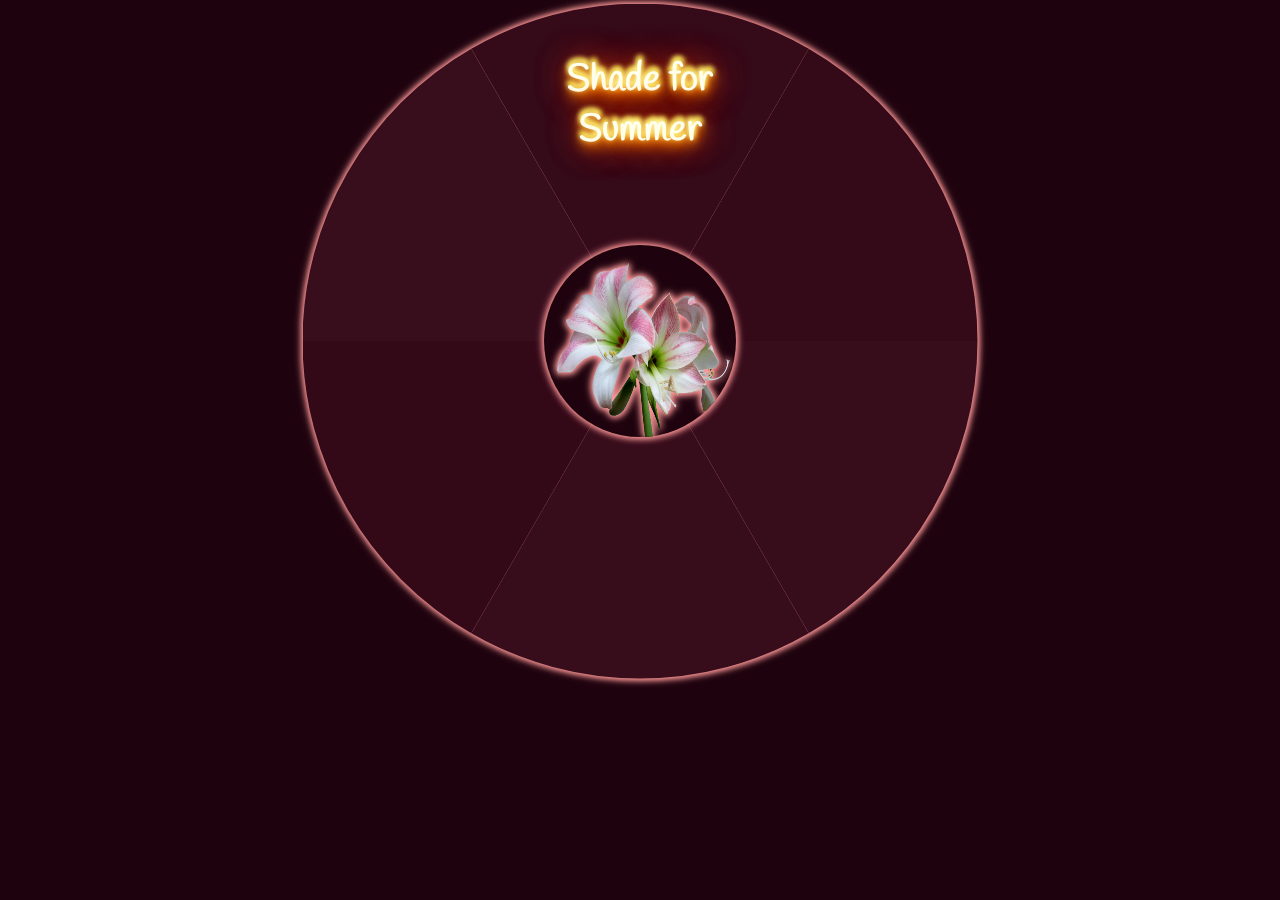
<file: index.html>
<!DOCTYPE html>
<html style="overflow:hidden;">
	<head>
		<meta charset="UTF-8">
		<title>Amaryllis</title>
		<link rel="icon" type="image/x-icon" href="icon.png">
		<link rel="stylesheet" type="text/css" href="./shade-for-summer/styles.css"/>
		
		<!-- For hover event -->
		<script src="https://ajax.googleapis.com/ajax/libs/jquery/3.5.1/jquery.min.js"></script>
		
		<style>
		.amaryllis-image {
			pointer-events: none;
			width: 15%; aspect-ratio: 1; /* Size */
			border-radius: 50%; /* Circle */
			background-color: inherit;
			overflow: hidden;
		}
		
		.center {
			position: absolute;
			inset: 0 0;
			margin: auto;
		}
		
		.circle {
			border-radius: 50%;
		}
		
		.outline {
			filter: drop-shadow(1px 1px 3px #f99) 
						  drop-shadow(-1px -1px 3px #f99);
		}
		
		.segment {
			width: var(--circle-size); height: var(--circle-size); /* Actual size of svg */
			text-align: center;
			scale: 100%; transition: scale 0.1s;
			
			display: flex;
			justify-content: center;
			align-items: center;
		}
		.segment[onclick] {
			cursor: pointer;
		}
		.segment[onclick]:hover {
			scale: 110%; transition: scale 0.2s;
		}
		
		.segment > * {
			position: relative;
			max-width: 178px;
			max-height: 118px;
		}
		</style>
	</head>
	
	<body class="outline" style="background: #1e030e;">
		<div class="segment center" onclick="location.href='./shade-for-summer/index.html';">
			<h1 class="font-effect-warm-glow">Shade for Summer</h1>
		</div>
		<div class="segment center">
			<h1></h1>
		</div>
		<div class="segment center">
			<h1></h1>
		</div>
		<div class="segment center">
			<h1></h1>
		</div>
		<div class="segment center">
			<h1></h1>
		</div>
		<div class="segment center">
			<h1></h1>
		</div>
		<div class="amaryllis-image center outline" style="display:flex; justify-content:center; align-items:center;">
			<span style="color: #eee; opacity:0; transition:opacity 0.3s; position:absolute; text-align:center; max-width:85%; max-height:85%;"></span>
			<img class="outline" style="width:100%; height:100%; transition:opacity 0.3s;" src="amaryllis.png" alt="Amaryllis, CC0 by Karen Arnold">
		</div>
		
		<!-- Masks for circle segments -->
		<svg>
			<defs></defs>
		</svg>
		<script>
			const descriptions = ["A shader coding game about painting photos sent by a friend on a trip. WIP  :)"]
			const diameter = window.screen.height * 0.75;
			document.querySelector("body").style.setProperty("--circle-size", `${diameter}px`);
			
			const svg = document.querySelector("svg");
			svg.setAttributeNS(null, "width", diameter);
			svg.setAttributeNS(null, "height", diameter);
			
			const segmentElements = document.querySelectorAll(".segment");
			const centerImage = document.querySelector(".amaryllis-image>img");
			const centerText = document.querySelector(".amaryllis-image>span");
			for (let i = 0; i < segmentElements.length; i++) {
				const segmentElement = segmentElements[i];
				if (!segmentElement.hasAttribute("onclick")) continue;
				// Add hover behaviour
				$(segmentElement).hover(() => {centerImage.style.opacity = 0; centerText.style.opacity = 1; centerText.innerText = descriptions[i];}, () => {centerImage.style.opacity = 1; centerText.style.opacity = 0;});
			}
			
			const createPath = function() {
				const path = document.createElementNS("http://www.w3.org/2000/svg", "path");
				path.setAttributeNS(null, "fill", "#fff");
				path.setAttributeNS(null, "stroke", "#000");
				path.setAttributeNS(null, "stroke-width", 2);
				return path;
			}
			
			const pathSegment = function(path, center, radius, angle, deltaAngle) {
				const corner1 = {x: center.x + radius * Math.cos(angle - deltaAngle/2), y: center.y + radius * Math.sin(angle - deltaAngle/2)};
				const corner2 = {x: center.x + radius * Math.cos(angle + deltaAngle/2), y: center.y + radius * Math.sin(angle + deltaAngle/2)};
				path.setAttributeNS(null, "d", `M${center.x},${center.y} L${corner1.x},${corner1.y} A${center.x},${center.y} 0,0,1 ${corner2.x},${corner2.y} z`);
			}
			
			const radius = diameter / 2;
			const deltaAngle = Math.PI * 2 / segmentElements.length;
			for (let i = 0; i < segmentElements.length; i++) {
				const angle = i * deltaAngle - Math.PI / 2;
				
				const clipPath = document.createElementNS("http://www.w3.org/2000/svg", "clipPath");
				clipPath.id = `slice${i}`;
				svg.firstElementChild.appendChild(clipPath);
				
				const path = createPath();
				pathSegment(path, {x: radius, y: radius}, radius, angle, deltaAngle);
				clipPath.appendChild(path);
				
				segmentElements[i].style["clip-path"] = `url(#${clipPath.id})`;
				segmentElements[i].style["shape-outside"] = `url(#${clipPath.id})`;
				let r = 54, g = 11, b = 26;
				const variance = Math.random() * 12 - 6;
				r = Math.max(0, r + variance);
				g = Math.max(0, g + variance);
				b = Math.max(0, b + variance);
				segmentElements[i].style["background-color"] = `rgb(${r}, ${g}, ${b})`;
				
				const contentPosition = {x: 0.7 * radius * Math.cos(angle), y: 0.7 * radius * Math.sin(angle)};
				segmentElements[i].firstElementChild.style.inset = `${contentPosition.y}px ${contentPosition.x}px`;
			}
		</script>
	</body>
</html>
</file>
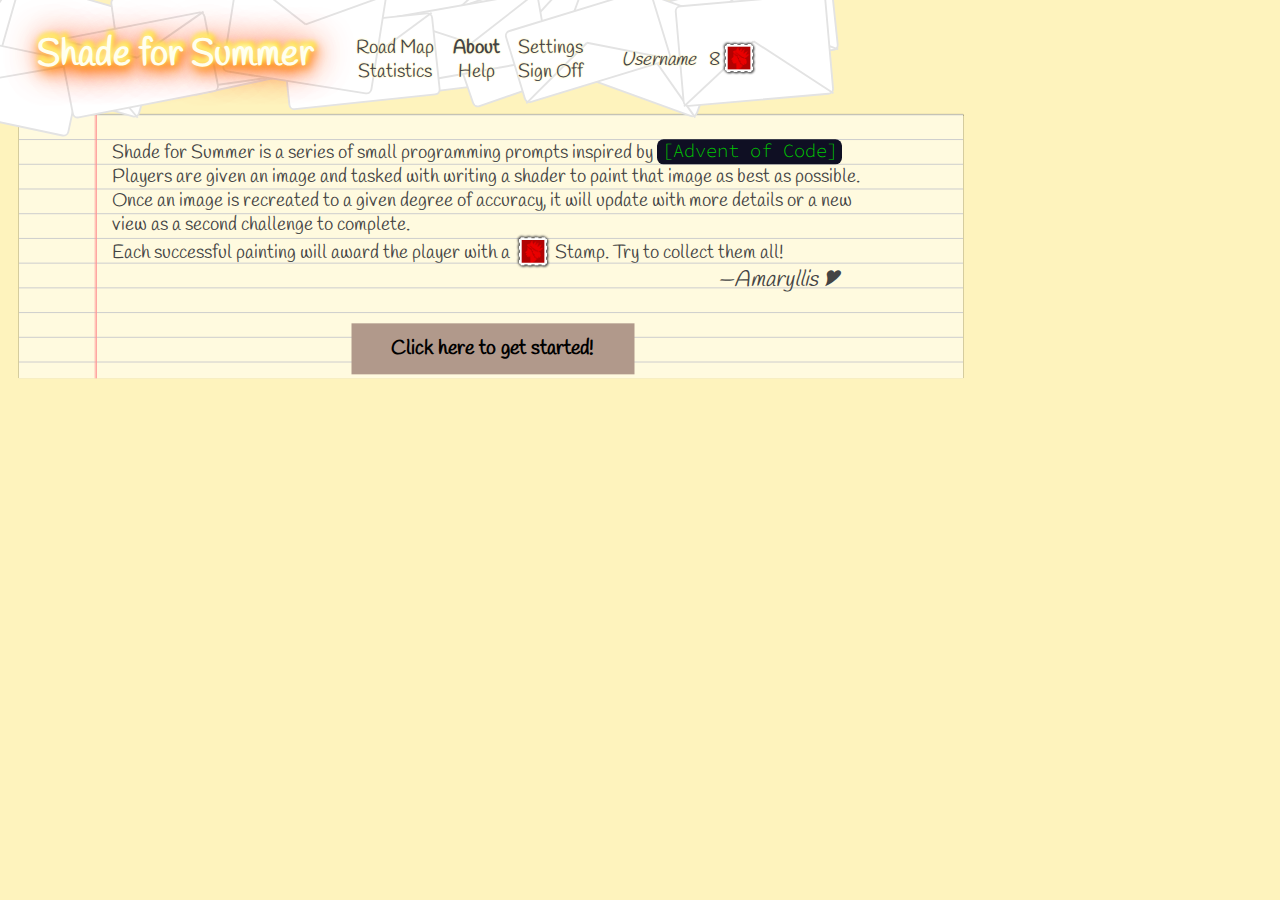
<file: shade-for-summer/index.html>
<!DOCTYPE html>
<html>
	<head>
		<meta charset="UTF-8">
		<meta name="viewport" content="width=device-width, initial-scale=1.0">
		
		<title>Shade for Summer</title>
		
		<base href="https://seraphaestus.github.io/shade-for-summer/index.html"/>
		
		<link rel="stylesheet" type="text/css" href="./styles.css"/>
		<style> a[href="./index.html"] { font-weight: bold; } </style>
		
		<!-- For html reuse -->
		<script src="https://ajax.googleapis.com/ajax/libs/jquery/3.5.1/jquery.min.js"></script>
	</head>
	
	<body>
		<header></header>
		<script>$.get("components/header.html", function(data){ $("header").append(data); });</script>
		
		<div class="content page" style="max-width:758px;">
			Shade for Summer is a series of small programming prompts inspired by 
			<a href="https://adventofcode.com/" target="_blank" rel="noreferrer noopener" class="advent-of-code">[Advent of Code]</a><br>
			Players are given an image and tasked with writing a shader to paint that image as best as possible.<br>
			Once an image is recreated to a given degree of accuracy, it will update with more details or a new view as a second challenge to complete.<br>
			Each successful painting will award the player with a <img src="stamp.png" alt="Stamp" class="custom-emoji"> Stamp. Try to collect them all!<br>
			<span style="font-style:italic; font-size:120%; position:relative; left:27em;">—Amaryllis 🎔</span><br><br>
			
			<a href="./2024/map.html#day-list" style="background-color:#b1998b; color:black; display:inline-block; padding:0.6em 2em; margin:4px 2px; font-size:20px; font-weight:600; position:relative; left:50%; translate:-50% 0;">Click here to get started!</a>
		</div>
	</body>
</html>
</file>
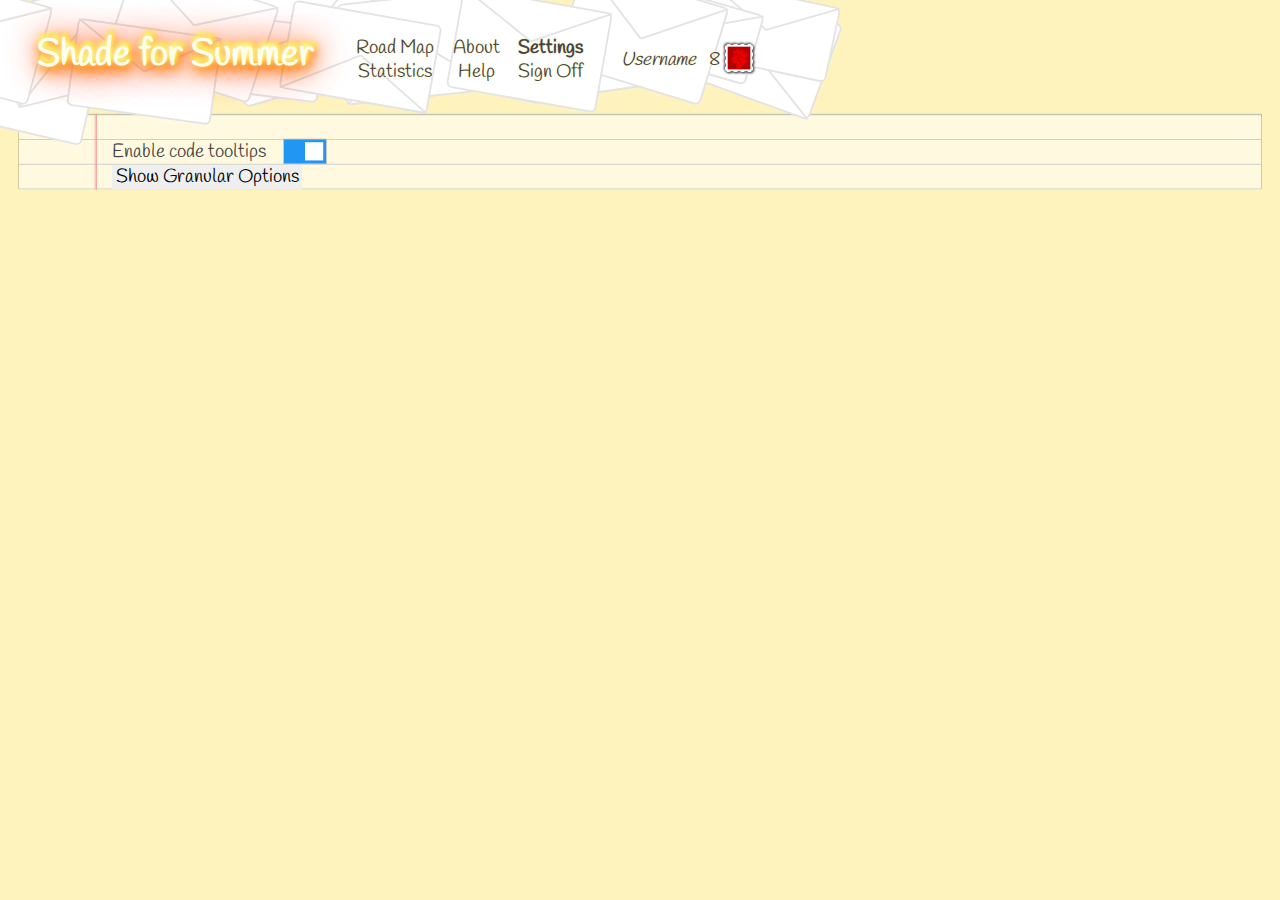
<file: shade-for-summer/settings.html>
<!DOCTYPE html>
<html>
	<head>
		<meta charset="UTF-8">
		<meta name="viewport" content="width=device-width, initial-scale=1.0">
		
		<title>Settings - Shade for Summer</title>
		
		<base href="https://seraphaestus.github.io/shade-for-summer/index.html"/>
		
		<link rel="stylesheet" type="text/css" href="./styles.css"/>
		<style> 
			a[href="./settings.html"] { font-weight: bold; } 
			#settings label { left:0.5em; top:-0.3em; scale:0.7; } 
			.line { height:1em; margin-bottom:0.365em; }
			.collapsible>div { translate: -1em; }
		</style>
		
		<!-- For html reuse -->
		<script src="https://ajax.googleapis.com/ajax/libs/jquery/3.5.1/jquery.min.js"></script>
	</head>
	
	<body>
		<header></header>
		<script>$.get("components/header.html", function(data){ $("header").append(data); });</script>
		
		<div id="settings" class="content page">
			<div class="line">Enable code tooltips<label class="switch" title="Toggle code tooltips">
						<input id="show-code-tooltips" type="checkbox"><span></span>
			</label><br></div>
			<!-- Granular options -->
			<button type="button" class="collapsible unselectable sticky-note" style="padding:0 0.2em; width:fit-content; margin:0; font:inherit;" onclick="(function(button){
				button.classList.toggle('active');
				button.textContent = button.classList.contains('active') ? 'Hide Granular Options' : 'Show Granular Options'
				const content = button.nextElementSibling;
				content.style.display = (content.style.display === 'block') ? 'none' : 'block';
			})(this);return false;">Show Granular Options</button>
			<div class="collapsible">
				<div class="line"><label class="switch" title="Toggle code tooltips">
							<input id="show-code-tooltips.keywords" type="checkbox"><span></span>
				</label>&nbsp;&nbsp;Enable tooltips for keywords<br></div>
				<div class="line"><label class="switch" title="Toggle code tooltips">
							<input id="show-code-tooltips.types" type="checkbox"><span></span>
				</label>&nbsp;&nbsp;Enable tooltips for data types<br></div>
				<div class="line"><label class="switch" title="Toggle code tooltips">
							<input id="show-code-tooltips.functions" type="checkbox"><span></span>
				</label>&nbsp;&nbsp;Enable tooltips for functions<br></div>
				<div class="line"><label class="switch" title="Toggle code tooltips">
							<input id="show-code-tooltips.constants" type="checkbox"><span></span>
				</label>&nbsp;&nbsp;Enable tooltips for constants<br></div>
				<div class="line"><label class="switch" title="Toggle code tooltips">
							<input id="show-code-tooltips.operators" type="checkbox"><span></span>
				</label>&nbsp;&nbsp;Enable tooltips for operators<br></div>
				<div class="line"><label class="switch" title="Toggle code tooltips">
							<input id="show-code-tooltips.hints" type="checkbox"><span></span>
				</label>&nbsp;&nbsp;Enable tooltips for uniform hints<br></div>
			</div>
		</div>
		
		<script>
			const settings = [
				{id: "show-code-tooltips", type: "boolean", init: true},
				{id: "show-code-tooltips.keywords", type: "boolean", init: true},
				{id: "show-code-tooltips.types", type: "boolean", init: true},
				{id: "show-code-tooltips.functions", type: "boolean", init: true},
				{id: "show-code-tooltips.constants", type: "boolean", init: true},
				{id: "show-code-tooltips.operators", type: "boolean", init: true},
				{id: "show-code-tooltips.hints", type: "boolean", init: true},
			];
			const settingsData = JSON.parse(localStorage.getItem("settings")) ?? {};
			for (let setting of settings) {
				const input = document.getElementById(setting.id);
				if (setting.type == "boolean") {
					if (settingsData[setting.id] ?? setting.init) input.setAttribute("checked", "");
					input.oninput = function() {
						let settingsData = JSON.parse(localStorage.getItem("settings")) ?? {};
						settingsData[setting.id] = input.checked;
						localStorage.setItem("settings", JSON.stringify(settingsData)); 
					}
				}
			}
		</script>
	</body>
</html>
</file>
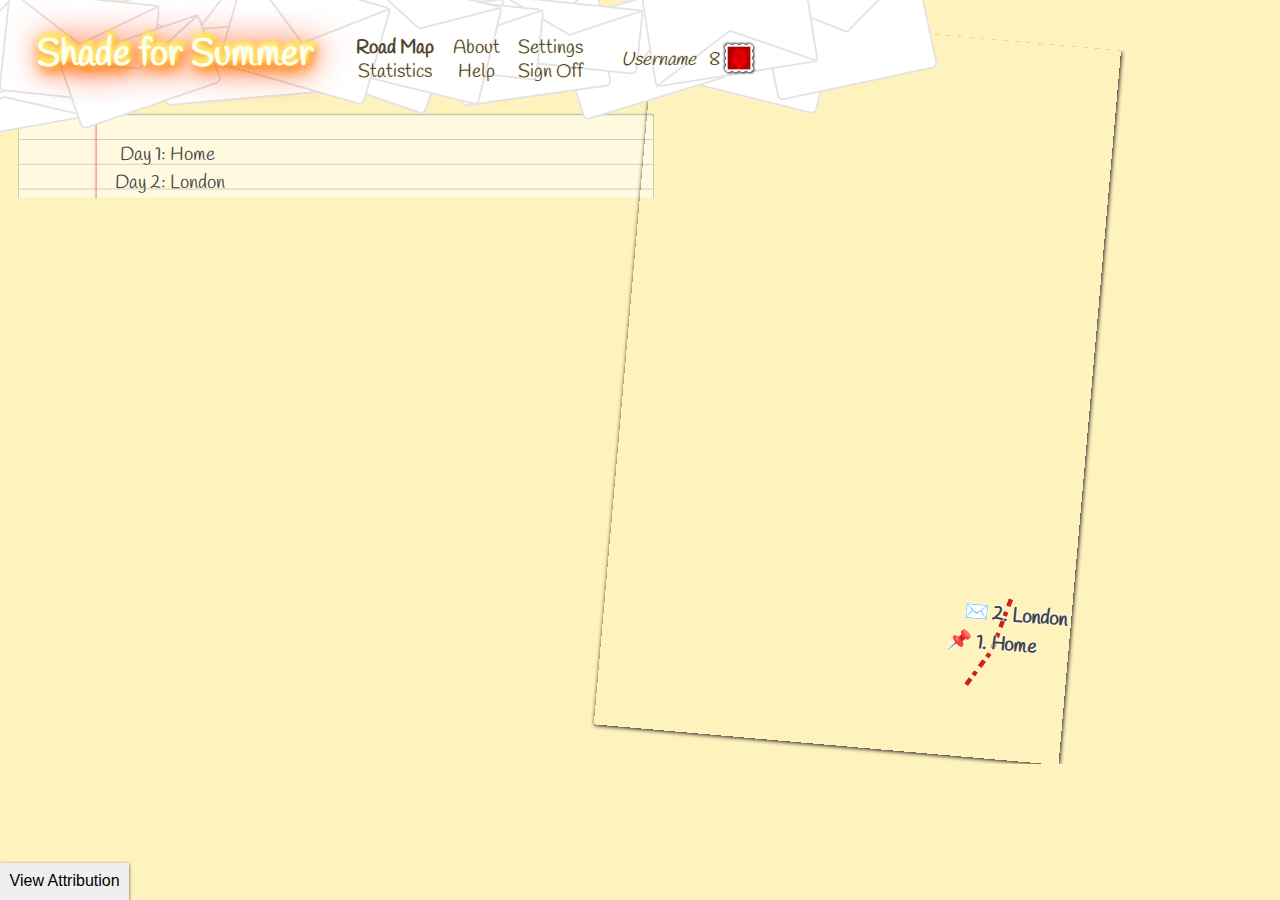
<file: shade-for-summer/2024/map.html>
<!DOCTYPE html>
<html>
	<head>
		<meta charset="UTF-8">
		<meta name="viewport" content="width=device-width, initial-scale=1.0">
		
		<title>2024 - Shade for Summer</title>
		
		<base href="https://seraphaestus.github.io/shade-for-summer/index.html"/>
		
		<link rel="stylesheet" type="text/css" href="./styles.css"/>
		<style> a[href="./2024/map.html"] { font-weight: bold; } </style>
		
		<!-- For html reuse -->
		<script src="https://ajax.googleapis.com/ajax/libs/jquery/3.5.1/jquery.min.js"></script>
	</head>
	
	<body>
		<header></header>
		<script>$.get("components/header.html", function(data){ $("header").append(data); });</script>
		
		<div class="content" style="overflow: hidden; padding-bottom: 3%; padding-top: 20%; margin-top: -20%">
			<div id="day-list" class="page" style="position:absolute; min-width:24em;"><table></table></div>
			<div id="map">
				<svg style="width: 50%; height: 77%; text-align: center; overflow: hidden; filter: contrast(90%) brightness(97%) sepia(28%) saturate(110%); box-shadow: 0.5px 0.5px 3px black;">
					<image xlink:href="https://upload.wikimedia.org/wikipedia/commons/1/11/United_Kingdom_administrative_areas.svg" style="width: 100%; height: auto; y: -12%;" />
					<path id="route" d="M 245 430 L 260 406 L 270 370" />
				</svg>
				
				<ul class="unselectable" id="day-pins">
					<li style="left: 62%; top: 79%;"><a href="./code.html?year=2024&day=1">📌 1. Home</a></li>
					<li style="left: 63.5%; top: 75%;"><a href="./code.html?year=2024&day=2">✉️ 2. London</a></li>
					<br>
					<li style="visibility: hidden;">✉️ 1. London: Car + Friend (sticker) -> Change perspective of street</li>
					<li style="visibility: hidden;">✉️ 3. London: Red Phone Booth</li>
					<li style="visibility: hidden;">✉️ 4. ???: Backpack -> + Pins(LGBT+ flags, etc.)</li>
					<li style="visibility: hidden;">✉️ 5. ???: Great British Countryside</li>
					<li style="visibility: hidden;">✉️ 6. ???: Full English Breakfast -> Half-eaten</li>
					<li style="visibility: hidden;">✉️ 7. ???: English Oak</li>
					<li style="visibility: hidden;"><a href="https://www.youtube.com/watch?v=BqvBYf1lU4I">✉️ 8. ???: Little village roundabout</a></li>
					<li style="visibility: hidden;">✉️ 9. Malham: Malham Cove -> ???</li>
					<li style="visibility: hidden;">✉️ 10. Durham</li>
					<li style="visibility: hidden;">✉️ 11. Newcastle: Angel of the North + Tiny friend sticker-> +Shadow?, different sky</li>
					<li style="visibility: hidden;">✉️ 12. Inverness: Loch Ness -> +Nessie</li>
					<li style="visibility: hidden;">✉️ 13. Blackpool: Blackpool tower -> Seagull stealing ice cream</li>
					<li style="visibility: hidden;"><a href="https://en.wikipedia.org/wiki/Celtic_knot">✉️ 14. Celtic cross -> +Patterns inside cross</a></li>
					<li style="visibility: hidden;">✉️ 15. Cardiff: ???</li>
					<li style="visibility: hidden;">✉️ 16. ???: Ferry over water -> higher def water?</li>
					<li style="visibility: hidden;"><a href="https://en.wikipedia.org/wiki/Celtic_knot#/media/File:Mosaic.woodchester.arp.750pix.jpg">✉️ 17. Gloucestershire: Woodchester Roman Mosaic -> ???</a></li>
					<li style="visibility: hidden;"><a href="https://www.spireglass.com/wp-content/uploads/2019/09/salisbury-cathedral.jpg">✉️ 18. Salisbury: Salisbury cathedral (get normal map, have to light it??)</a> -> Picture of stonehenge on a postcard rack</li>
					<li style="visibility: hidden;"><a href="https://www.youtube.com/watch?v=vO6P6iyaOC0&list=PLMzMFQYlU0prXR7OQBzonREVhQOjUSP1m&index=7">✉️ 19. London: Greenwich Observatory -> Clock set to irl time?</a></li>
					<br>
					<li style="visibility: hidden;">Anti-aliasing</li>
					<li style="visibility: hidden;">Extra: Color grading</li>
					<li style="visibility: hidden;">Extra: Fresnel effect</li>
					<li style="visibility: hidden;">Normal Map lighting</li>
					<li style="visibility: hidden;">Edge detection</li>
					<li style="visibility: hidden;">Color quantization</li>
					<li style="visibility: hidden;">Blur for depth-of-field</li>
					<li style="visibility: hidden;">Simulate 3D geometry, implement own projection transform and lighting?</li>
				</ul>
			</div>
		</div>
		
		<!-- Letter cutscene 
		<div style="position: fixed; top: 1em; right: 0.5em;">
			<label title="Replay cutscene">
				<input type="button" onClick="playCutscene()"><span></span>
			</label>
		</div>
		<div id="cutscene" style="position:fixed; top:0; width:100%; height:100%; z-index:999; visibility:hidden;">
			<div id="letter" style="background:white;"></div>
		</div>-->
		
		<footer style="position: fixed; bottom: 0; font-size: medium; box-shadow: 0 1px 3px #444;">
			<button type="button" class="collapsible unselectable sticky-note" onClick="(function(button){
					button.classList.toggle('active');
					button.textContent = button.classList.contains('active') ? 'Hide Attribution' : 'View Attribution'
					const content = button.nextElementSibling;
					content.style.display = (content.style.display === 'block') ? 'none' : 'block';
				})(this);return false;">View Attribution</button>
			<div class="collapsible sticky-note">
				UK Map via <a href="https://commons.wikimedia.org/wiki/File:United_Kingdom_administrative_areas.svg">Wikimedia Commons</a> per <a href="https://creativecommons.org/licenses/by-sa/4.0">CC BY-SA 4.0</a> with filter, own
			</div>
		</footer>
		
		<script type="text/javascript" src="scripts/map.js"></script>
	</body>
</html>
</file>
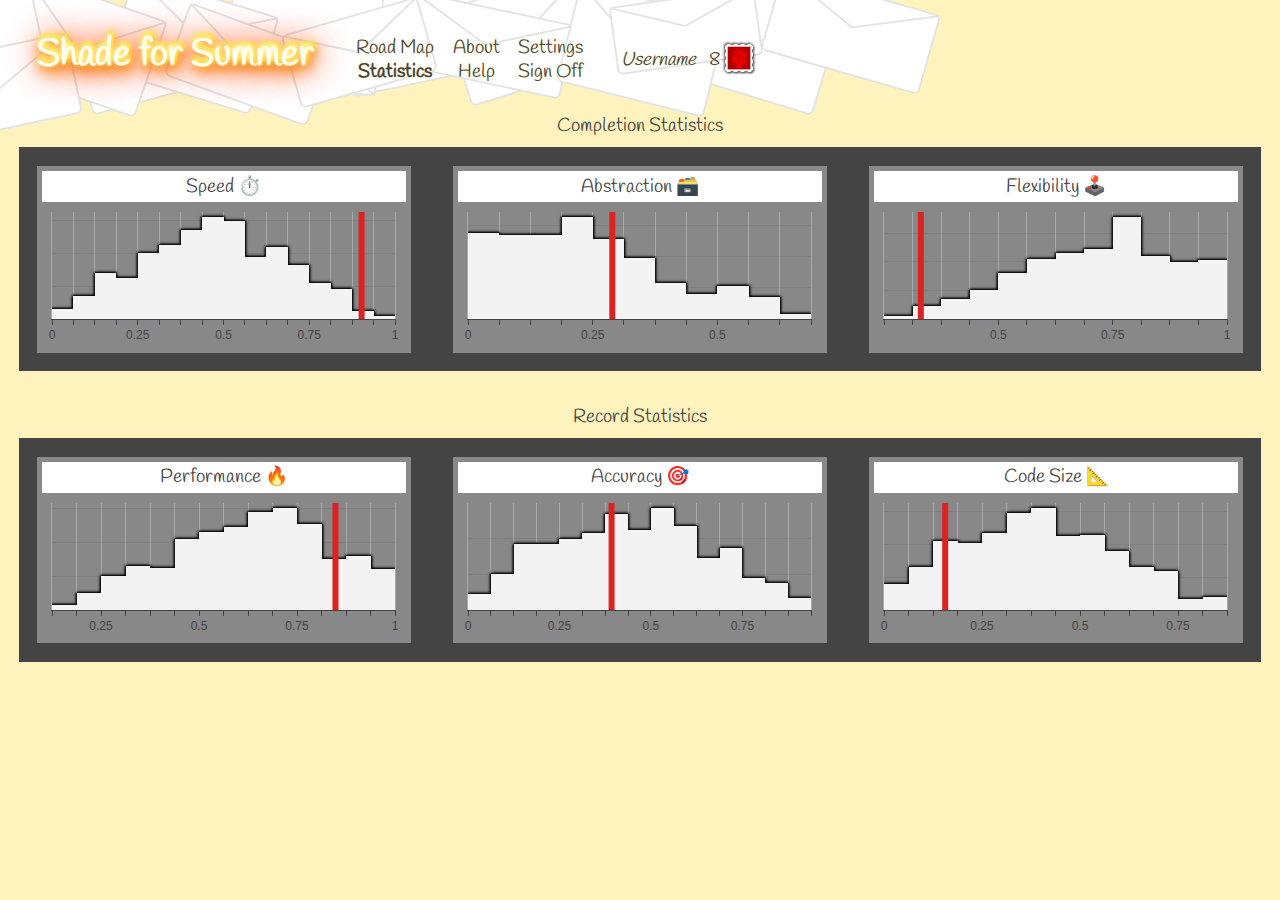
<file: shade-for-summer/2024/stats.html>
<!DOCTYPE html>
<html>
	<head>
		<meta charset="UTF-8">
		<meta name="viewport" content="width=device-width, initial-scale=1.0">
		
		<title>Stats - Shade for Summer</title>
		
		<base href="https://seraphaestus.github.io/shade-for-summer/index.html"/>
		
		<link rel="stylesheet" type="text/css" href="./styles.css"/>
		<style> a[href="./2024/stats.html"] { font-weight: bold; } </style>
		
		<!-- For html reuse -->
		<script src="https://ajax.googleapis.com/ajax/libs/jquery/3.5.1/jquery.min.js"></script>
		<!-- Plotly.js -->
		<script src="https://cdn.plot.ly/plotly-2.27.0.min.js" charset="utf-8"></script>
	</head>
	
	<body>
		<header></header>
		<script>$.get("components/header.html", function(data){ $("header").append(data); });</script>
		
		<div class="content" style="overflow: hidden; padding-bottom: 3%; padding-top: 20%; margin-top: -20%">
			<span class="graphs-label">Completion Statistics</span>
			<div class="graphs flex-container">
				<div class="graph-section" id="graph-speed" title="Time from being given the image and submitting the first solution">
					<div class="graph-title">Speed ⏱️</div>
				</div>
				<div class="graph-section" id="graph-code-abstraction" title="Number of variables and functions used in the first solution">
					<div class="graph-title">Abstraction 🗃️</div>
				</div>
				<div class="graph-section" id="graph-code-flexibility" title="Number of uniforms used in the first solution">
					<div class="graph-title">Flexibility 🕹️</div>
				</div>
			</div>
			<br>
			<span class="graphs-label">Record Statistics</span>
			<div class="graphs flex-container">
				<div class="graph-section" id="graph-code-performance" title="Minimum peformance impact over all solutions">
					<div class="graph-title">Performance 🔥</div>
				</div>
				<div class="graph-section" id="graph-accuracy" title="Maximum accuracy achieved over all solutions">
					<div class="graph-title">Accuracy 🎯</div>
				</div>
				<div class="graph-section" id="graph-code-size" title="Minimum lines* of code over all solutions (*ignoring newlines, split on semicolons)">
					<div class="graph-title">Code Size 📐</div>
				</div>
			</div>
		</div>
		
		<script type="text/javascript" src="scripts/graph-utils.js"></script>
		<script>
			const graphsRows = document.getElementsByClassName("graphs");
			for (let graphs of graphsRows) {
				for (let graphSection of graphs.children) {
					const graphArea = document.createElement("div");
					graphArea.className = "graph-area";
					graphSection.appendChild(graphArea);
				
					let data = [];
					const modeOffset = Math.random() - 0.5;
					for (let i = 0; i < 500; i++) {
						data.push((Math.random() + Math.random()) / 2.0 + modeOffset);
					}
					
					const graph = new PlotlyGraph();
					graph.addHistogram(data, 1 / 16, "#f3f3f3", "#aaa");
					graph.addVerticalLine(Math.random(), "#d22", 6);
					Plotly.newPlot(graphArea, graph.plots, graph.style, {staticPlot: true});
				}
			}
			
		</script>
	</body>
</html>
</file>
<file: shade-for-summer/styles.css>
@import url('https://fonts.googleapis.com/css?family=Handlee');
@import url('https://fonts.googleapis.com/css2?family=Source+Code+Pro:wght@300');

/* Main background & text formatting */
body {
	background: #fef3bd;
	color: #444;
	font-family: "Handlee", monospace;
	font-weight: 300;
	font-size: 14pt;
	min-width: 60em;
	margin: 0;
}

.content {
	margin: 1em;
}

.page {
	background: #fffadf;
	background-image: linear-gradient(to right, transparent 4em, transparent 1px, #ff9696 78px, transparent 1px, transparent 10000px), linear-gradient(to bottom, #cdcdcd 1px, transparent 1px);
	background-size: 10000.1px 1.325em;
	box-shadow: 0px 0px 1px black, 0px 0px 1px black;
	
	padding-inline: 5em;
	padding-top: 1.4em;
	translate: 0 0.5em;
}


/* Advent of Code styles used only to style the hyperlink to their site */
.advent-of-code {
	background: #0f0f23;
	color: #00cc00; /* Adjusted from #009900 for readability against the background */
	font-family: "Source Code Pro", monospace;
	text-decoration: none;
	position: relative;
	top: -0.05em;
	padding-inline: 0.25em;
	padding-bottom: 0.1em;
	border-radius: 0.35em;
	color-scheme: only light;
}
.advent-of-code:hover, .advent-of-code:focus {
	color: #99ff99;
}


/* Format header and nav bar */
header {
	z-index: 100;
	width: fit-content;
	padding-right: 1em;
	padding-bottom: 0.25em;
	position: relative;
	margin-bottom: -1em;
	
	color: #444;
	color-scheme: only light;
}
header nav ul { /* General */
	list-style-type: none;
	margin: 0.25em 0 -0.25em 0;
	padding: 0;
}
header nav h1 { /* Title */
	vertical-align: 25%;
	padding-inline: 1em;
}
header nav li,
header nav div { /* Options */
	padding-right: 0.4em; /* Adds spacing between navbar links */
	text-align: center;
	/* Add beige outline for legibility */
	text-shadow: #fff7d5 0px 0px 2px, #fff7d5 0px 0px 2px, #fff7d5 0px 0px 2px, #fff7d5 0px 0px 2px;
}
header a {
	color: #444;
	color-scheme: only light;
}
/* Letters in the background of the header */
#letters {
	/*background-color: #fafafa;*/
	overflow: visible;
	width: 100%;
	height: 100%;
	position: absolute; 
	top: 0;
	z-index: -1;
}
.letter { 
	fill: #fff; 
	stroke-width: 0.1em; 
	stroke: #e3e3e3; 
	transform-box: fill-box; 
	transform-origin: center; 
	/* Actual transform set in JS script */
}

.user {
	vertical-align: 50%;
	padding-left: 1em;
	font-style: italic;
}
.user span {
	padding-left: 0.5em;
	font-style: initial;
}

.inline > * {
	display: inline-block
}

.overlay {
	pointer-events: none;
}

/* Road map formatting */
#map {
	rotate: 5deg;
    aspect-ratio: 1;
    width: 50%;
	overflow: hidden;
	text-align: center;
	
	scale: 150%;
	translate: 90% -12%;
	transform-origin: top;
}
#day-pins {
    list-style-type: none;
    position: absolute;
	top: 0;
    width: 100%;
    height: 80%;
    margin: 0;
    padding: 0;
}
#day-pins li {
    position: absolute;
	font-size: small;
	font-weight: bold;
	
	/* Add white outline for legibility */
	text-shadow: #fff 0px 0px 1px, #fff 0px 0px 1px, #fff 0px 0px 1px, #fff 0px 0px 1px;
}

#route {
	fill: none;
	stroke: red;
	stroke-width: 3;
	stroke-dasharray: 5 3 3 4;
}

/* Histogram formatting */
.plot {
	filter: drop-shadow(0px 0px 1px black)
			drop-shadow(0px 0px 1px black)
			drop-shadow(0px 0px 1px black);
}
.graphs-label {
	width: 100%;
	text-align: center;
	margin-block: 0.5em;
	display: block;
}
.graphs {
	height: 10em;
	padding: 1em;
	gap: 1em;
	background-color: #444;
}
.graph-section {
	max-width: 20em;
	flex: 1 1 25%;
	display: flex;
	flex-direction: column;
	background-color: #888;
}
.graph-title {
	flex: 1 1 10%;
	background-color: #fff;
	margin: 5px;
	padding-block: 0.2em;
	text-align: center;
}
.graph-area {
	flex: 1 1 90%;
	margin: 5px;
}

/* Canvas formatting */
p {
	text-align: center;
	max-width: 24em;
}
canvas {
	display: block;
	width: 24em;
	height: 16em;
	margin: auto;
	padding: 0;
	border: none;
	
	position: relative;
	
	image-rendering: pixelated;
	image-rendering: crisp-edges;
}
#editable-canvas {
	/* Adds a white outline to the canvas so it's still visible when alpha is 0 */
	box-shadow: #fffa 0px 0px 2px 0px, #fffa 0px 0px 2px 0px, #fffa 0px 0px 2px 0px;
}
button {
	display: block;
	font-size: inherit;
	margin: auto;
	padding: 0.6em;
}
#postcard {
	color: #444;
	background: white;
	border-style: solid;
	border-width: 0.1em;
	margin-inline: auto; /* Centers the div within its parent flex div */
	width: fit-content; /* Shrink-wraps the width to the canvas inside */
	padding-top: 0.2em;
	padding-inline: 0.5em;
	color-scheme: only light;
}
#postcard p {
	margin: 0.4em 0;
}
.easel {
	background: #e7aa6a;
}

#canvas-area {
	position: sticky; 
	align-self: flex-start;
	translate: 0 -4.5em;
	top: 4.5em;
}

.flex-container {
	display: flex;
	justify-content: space-between;
}

/* Code uniforms */
.uniform-area {
	display: flex;
	flex-wrap: wrap;
	
	z-index: 100;
	position: relative;
	
	color: #444;
	font-family: monospace;
	font-size: 14px;
	font-weight: bold;
	
	background-color: #f7dfa8;
	border-radius: 6px;
	padding: 2px;
	
	accent-color: #d31e1e; /* Changes color of range sliders, etc. */
}

.uniform-input {
	display: flex; 
	margin: 0.1em; 
	text-transform: capitalize;
	align-items: center;
	
	/* Seperators between uniforms */
	padding-left: 0.4em;
	padding-right: 1em;
	margin-right: 1em;
	box-shadow: 3px 0 0 #dfb38d;
}
.uniform-input input[type=color]{
	background: none;
	border: none;
	padding: 0;
	
	block-size: 20px;
	inline-size: auto;
	aspect-ratio: 1.5;
}
.uniform-input input[type=color]::-webkit-color-swatch-wrapper { padding: 0; }
.uniform-input input[type=color]::-moz-color-swatch-wrapper    { padding: 0; }
.uniform-input input[type=color]::-webkit-color-swatch { border-radius: 15px; }
.uniform-input input[type=color]::-moz-color-swatch    { border-radius: 15px; }

.thumb-label {
	position: absolute;
	transform: translateX(-50%);
	transform-origin: left;
	color: #e8e8e8;
	scale: 0.8;
}
/**/

.error {
	position: sticky;
	bottom: 0;
	z-index: 1000; 
	translate: 0 -10px;
	
	color: #fffb36;
	font-family: monospace;
	
	display: flex;
	justify-content: flex-start;
	
	--border-color-1: black;
	--border-color-2: #ff1f1f;
	border-image: repeating-linear-gradient(-55deg, var(--border-color-1), var(--border-color-1) 5px, var(--border-color-2) 5px, var(--border-color-2) 10px) 6;
	border-style: dashed;
	border-width: 0.25em;
	border-inline: none;
}
.error>span {
	padding: 0.25em 0.5em;
	
	background: #222226;
	
	border-image: repeating-linear-gradient(345deg, var(--border-color-1), var(--border-color-1) 5px, var(--border-color-2) 5px, var(--border-color-2) 10px) 3;
	border-style: dashed;
	border-width: 0.25em;
	border-block: none;
}

/* Code editor formatting */
.editor {
	color: #eee;
	background: #282a36;
	border-radius: 6px;
	box-shadow: 
		0 2px 2px 0 rgba(0, 0, 0, 0.14),
		0 1px 5px 0 rgba(0, 0, 0, 0.12),
		0 3px 1px -2px rgba(0, 0, 0, 0.2);
	font-family: monospace;
	font-size: 14px;
	font-weight: 400;
	min-width: 50%;
	min-height: 240px;
	letter-spacing: normal;
	line-height: 20px;
	padding: 10px;
	padding-right: 9px; /* Slight reduction to stop premature scrollbar showing */
	tab-size: 4;
	overflow-y: visible !important;
}
.codejar-wrap {
	position: relative;
	z-index: 100; /* Ensure tooltips are always on top */
}
.codejar-linenumbers { /* Properties need to be !important to override the inline HTML styles automatically created by CodeJar */
	width: 23px !important;
	padding-left: 5px !important;
	padding-right: 5px !important;
	text-align: right !important;
	color: #97a0df !important;
	background-color: #353741 !important;
	mix-blend-mode: normal !important;
	z-index: 2;
	
	-webkit-touch-callout: none;
	-webkit-user-select: none;
	-khtml-user-select: none;
	-moz-user-select: none;
	-ms-user-select: none;
	user-select: none;
}
.codejar-linenumbers>div {
	//-webkit-mask-image: linear-gradient(0deg, transparent, transparent 10px, white 10px, white);
	//-mask-image: linear-gradient(0deg, transparent, transparent 10px, white 10px, white);
}

/* Syntax highlighting */
/*   Neutral colors */
.token.punctuation {
	opacity: 1; /* Undo the dumb hacky shortcut that ends up ruining any child elements */
	color: #b3b4b8;
}
.token.operator, .token.preprocessor, .token.uniform_hint { color: #bbb; }
.token.comment { color: #7e7e7e; }
.token.reserved { color: #f00; font-weight: bold; }
/**/
.token.return_type, .token.keyword { color: #ff6f6f; }
.token.shader_input { color: #ffc273; }
.token.keyword_main, .token.type { color: #fb63a1; }
.token.shader_output { color: #ffe379; }
.token.constructor_type { color:  #88eb71; }
.token.constant { color: #35d46f; }
.token.number { color: #6effb7; }
.token.function { color: #64c4ff; }
/**/
.editor>* {
	filter: none;
}


/* Hyperlink text formatting */
a {
	text-decoration: none;
	color: #444;
}
a:hover, a:focus {
	color: #a22;
	font-weight: 600;
}

/* Font effects */
.font-effect-warm-glow {
	--y_offset: -0.125em;
	text-shadow: 
		0.00em calc(var(--y_offset) + 0.05em) 0.20em #fff,
		0.01em calc(var(--y_offset) + 0.02em) 0.15em #fe0,
		0.01em calc(var(--y_offset) + 0.05em) 0.15em #fc0,
		0.02em calc(var(--y_offset) + 0.15em) 0.20em #f90,
		0.04em calc(var(--y_offset) + 0.20em) 0.30em #f70,
		0.05em calc(var(--y_offset) + 0.25em) 0.40em #f70,
		0.06em calc(var(--y_offset) + 0.20em) 0.90em #f50,
		0.10em calc(var(--y_offset) + 0.10em) 1.00em #f40;
	color: #ffe;
}

.unselectable {
	-webkit-touch-callout: none;
	-webkit-user-select: none;
	-khtml-user-select: none;
	-moz-user-select: none;
	-ms-user-select: none;
	user-select: none;
}

.custom-emoji {
	display: inline;
	width: 1.5em;
	height: 1.5em;
	margin-inline: 0.25em;
	vertical-align: text-bottom;
	/* Outline */
	filter: drop-shadow(1px 1px 1px #444) 
			drop-shadow(-1px -1px 1px #444);
	color-scheme: only light;
}

/* Vertical Slider */
.vertical-slider {
	writing-mode: vertical-lr;
	width: 0;
	height: 600%;
	padding: 0 0.2em;
	
	position: absolute;
	right: 7.5%;
	transform-origin: top center;
}


/* Checkbox Switch (Source: https://www.w3schools.com/howto/howto_css_switch.asp)*/
.switch {
	position: relative;
	display: inline-block;
	width: 60px;
	height: 34px;
	box-shadow: 0 0 0px 1px #b2b2b2;
}
.switch input { /* Hide default HTML checkbox */
	opacity: 0;
	width: 0;
	height: 0;
}
.switch span {
	position: absolute;
	cursor: pointer;
	top: 0;
	left: 0;
	right: 0;
	bottom: 0;
	background-color: #ccc;
	transition: .4s;
}

.switch span:before {
	position: absolute;
	content: "";
	height: 26px;
	width: 26px;
	left: 4px;
	bottom: 4px;
	background-color: white;
	transition: .4s;
}

.switch input:checked + span {
	background-color: #2196F3;
}

.switch input:focus + span {
	box-shadow: 0 0 1px #2196F3;
}

.switch input:checked + span:before {
	transform: translateX(26px);
}

//
button.sticky-note {
	background-color: #fff581;
	padding: 0.3em 0.6em;
}
button.sticky-note:hover { background-color: #ffffbb; }
div.sticky-note {
	background-color: #f1f1f1;
	padding: 0.3em 0.6em;
}
/* Collapsible Content (Source: https://www.w3schools.com/howto/howto_js_collapsible.asp) */
button.collapsible {
	cursor: pointer;
	width: 100%;
	border: none;
	text-align: left;
	outline: none;
}

div.collapsible {
	padding: 0 18px;
	display: none;
	overflow: hidden; /* Hidden by default */
}

/* Code Tooltips (Source: https://blog.logrocket.com/creating-beautiful-tooltips-with-only-css/, https://www.w3schools.com/css/css_tooltip.asp) */
.tooltip-origin {
	pointer-events: none;
	
	position: absolute;
	width: 0; height: 0;
	z-index: 1000;
	
	
}
.tooltip {
	pointer-events: none;
	
	border-radius: 10px;
	background: #000;
	color: #fff;
	font-family: monospace;
	font-size: 14px;
	text-align: center;
	white-space: pre-wrap;
	
	width: max-content;
	height: max-content;
	max-width: 512px;
	padding: 10px;
	
	position: absolute;
	/* horizontally center */
	left: 50%; transform: translateX(-50%) translateY(-20px);
	/* move to top */
	bottom: 100%;
}
.tooltip-origin:after {
	position: absolute;
	/* horizontally center */
	left: 50%; transform: translateX(-50%) translateY(-20px);
	
	/* Arrow */
	content: "‎";
	margin-left: -5px;
	height: 0;
	border-width: 8px;
	border-style: solid;
	border-color: black transparent transparent transparent;
}
.tooltip-text-lesser { color: #ddd; }
.tooltip-text-example { color: #bbb; }
.tooltip-text-code { color: #99a7d7; }
.tooltip-text-equivalence { color: #99d7a7; }
.tooltip-text-tag { color: #dbd580; font-weight: bold; }

/* Dark Mode */
@media (prefers-color-scheme: dark) {
	body {
		background: #422b26;
		color: #eee;
	}
	.page {
		background: none;
		background-image: none;
		box-shadow: none;
	}
	.letter { 
		fill: #dba262;
		stroke: #b77c53;
	}
	header nav li,
	header nav div {
		text-shadow: #d1a262 0px 0px 2px, #d1a262 0px 0px 2px, #d1a262 0px 0px 2px, #d1a262 0px 0px 2px;
	}
	.easel {
		background: #7a4433;
	}
	.switch span { background-color: #3b3b3b; }
	.switch span:before { background-color: #99c8ff; }
	
	.uniform-area { background-color: #66352b; }
	.uniform-input { box-shadow: 3px 0 0 #8d4c3e; }
	
	.graph-section { background-color: #000; }
	.graph-title { background-color: #282a36; }
	.graph-area { background: #282a36; }
	.js-line { stroke: #c91111 !important; color-scheme: only light; }
}
</file>
